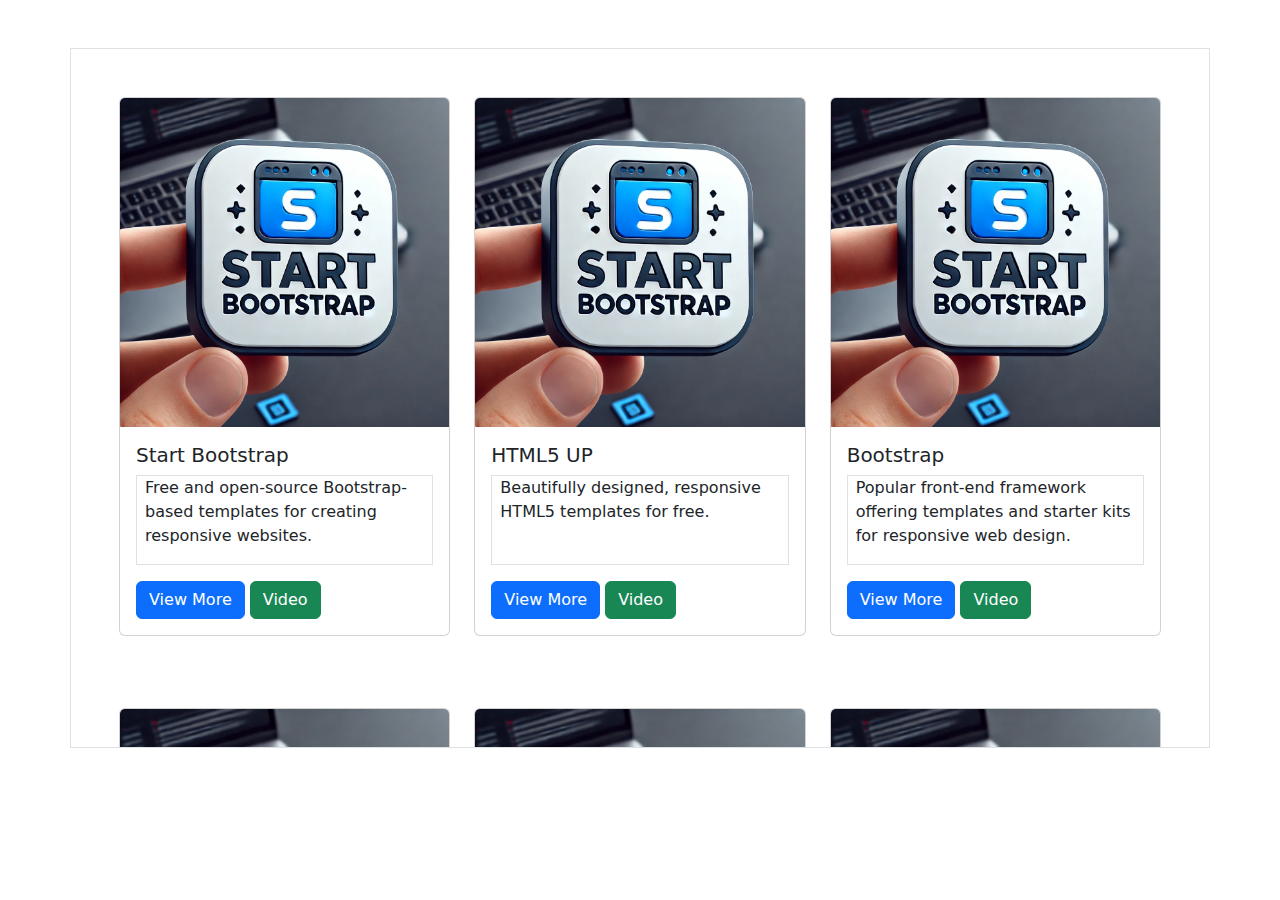
<file: design/index.html>
<!DOCTYPE html>
<html lang="en">
<head>
    <meta charset="UTF-8">
    <meta name="viewport" content="width=device-width, initial-scale=1.0">
    <title>Bootstrap Card</title>
    <!-- Bootstrap CSS -->
    <link href="https://cdn.jsdelivr.net/npm/bootstrap@5.3.0-alpha3/dist/css/bootstrap.min.css" rel="stylesheet">
</head>
<body>
    <div class="container mt-5 mb-5 border p-5" style="max-height: 700px; overflow-y: auto;">
        <div class="row">
            
                
        </div>
        <!-- <div class="card" style="width: 18rem;">
            <img src="https://via.placeholder.com/150" class="card-img-top" alt="Item Image">
            <div class="card-body">
                <h5 class="card-title">Item Name</h5>
                <p class="card-text">This is a brief description of the item, highlighting its features and qualities.</p>
                <a href="#" class="btn btn-primary">View More</a>
            </div>
        </div> -->
    </div>
    <script src="./script.js"></script>
    <!-- Bootstrap JS Bundle -->
    <script src="https://cdn.jsdelivr.net/npm/bootstrap@5.3.0-alpha3/dist/js/bootstrap.bundle.min.js"></script>
</body>
</html>
</file>
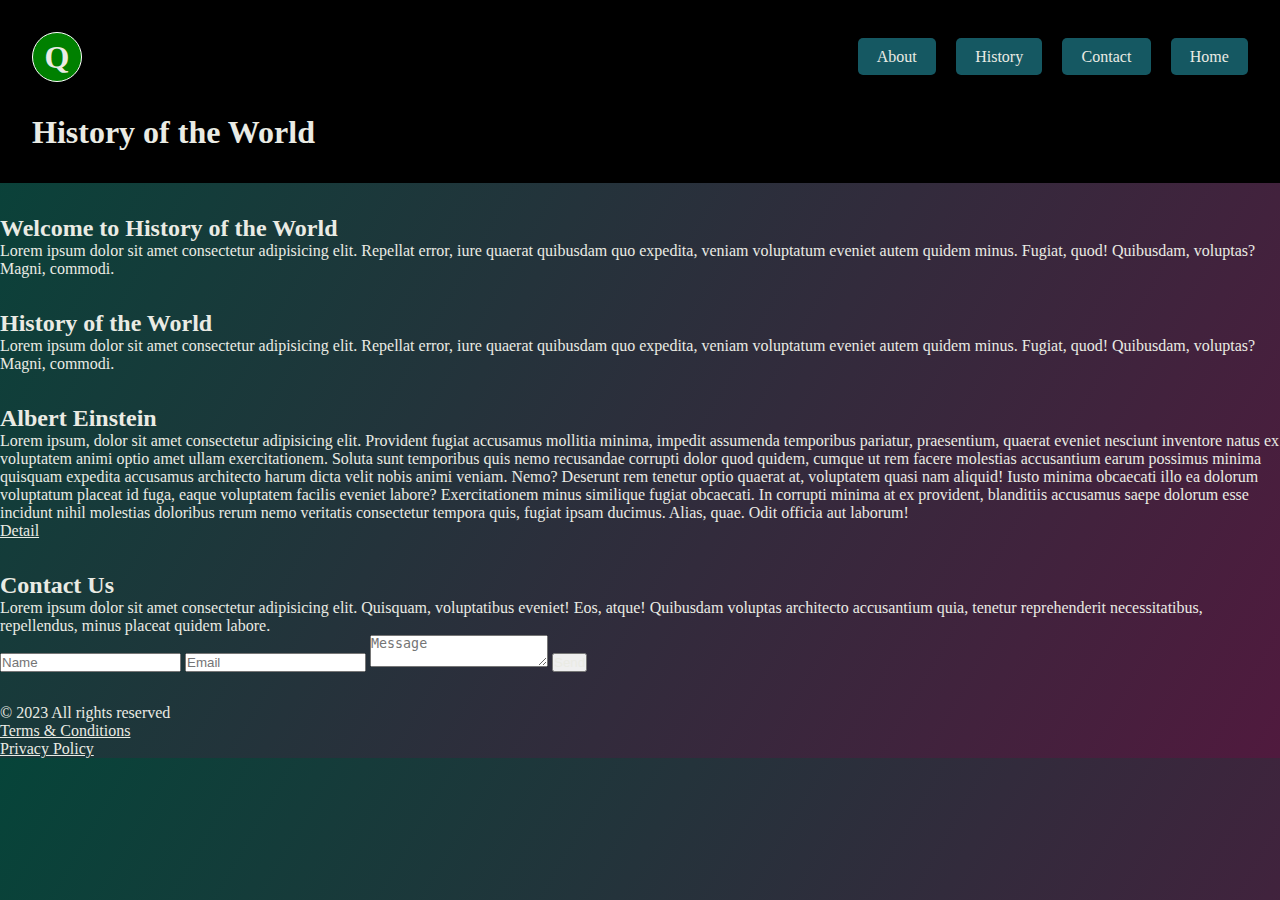
<file: history/index.html>
<!DOCTYPE html>
<html lang="en">

<head>
    <meta charset="UTF-8">
    <meta name="viewport" content="width=device-width, initial-scale=1.0">
    <link rel="stylesheet" href="style.css">
    <title>history</title>
</head>

<body>
    <header class="header">
        <nav class="navbar">
            <div class="logo"><h1>Q</h1></div>
            <ul class="nav-items">
                <li class="nav-item"><a href="#about" class="nav-link">About</a></li>
                <li class="nav-item"><a href="#history" class="nav-link">History</a></li>
                <li class="nav-item"><a href="#contact" class="nav-link">Contact</a></li>
                <li class="nav-item"><a href="#home" class="nav-link">Home</a></li>
            </ul>
        </nav>
        <h1>History of the World</h1>
    </header> 
    <section>
        <div id="home">
            <h2>Welcome to History of the World</h2>
            <p>Lorem ipsum dolor sit amet consectetur adipisicing elit. Repellat error, iure quaerat quibusdam quo
                expedita, veniam voluptatum eveniet autem quidem minus. Fugiat, quod! Quibusdam, voluptas? Magni,
                commodi.</p>
            <div class="imgs">
                <!-- <img src="./img/Garuda Eagle.jpg" alt="">
                <img src="./img/Garuda Eagle.jpg" alt="">
                <img src="./img/Garuda Eagle.jpg" alt="">
                <img src="./img/Garuda Eagle.jpg" alt=""> -->
            </div>
        </div>
    </section>
    <section>
        <div id="about">
            <h2>History of the World</h2>
            <p>Lorem ipsum dolor sit amet consectetur adipisicing elit. Repellat error, iure quaerat quibusdam quo
                expedita, veniam voluptatum eveniet autem quidem minus. Fugiat, quod! Quibusdam, voluptas? Magni,
                commodi.</p>
            <div class="imgs">
                <!-- <img src="./img/Garuda Eagle.jpg" alt="">
                <img src="./img/Garuda Eagle.jpg" alt="">
                <img src="./img/Garuda Eagle.jpg" alt="">
                <img src="./img/Garuda Eagle.jpg" alt=""> -->
            </div>
        </div>
    </section>
    <section id="history">
        <div class="container">
            <h2>Albert Einstein</h2>
            <div class="left">
                <p>Lorem ipsum, dolor sit amet consectetur adipisicing elit. Provident fugiat accusamus mollitia minima,
                    impedit assumenda temporibus pariatur, praesentium, quaerat eveniet nesciunt inventore natus ex
                    voluptatem animi optio amet ullam exercitationem.
                    Soluta sunt temporibus quis nemo recusandae corrupti dolor quod quidem, cumque ut rem facere
                    molestias accusantium earum possimus minima quisquam expedita accusamus architecto harum dicta velit
                    nobis animi veniam. Nemo?
                    Deserunt rem tenetur optio quaerat at, voluptatem quasi nam aliquid! Iusto minima obcaecati illo ea
                    dolorum voluptatum placeat id fuga, eaque voluptatem facilis eveniet labore? Exercitationem minus
                    similique fugiat obcaecati.
                    In corrupti minima at ex provident, blanditiis accusamus saepe dolorum esse incidunt nihil molestias
                    doloribus rerum nemo veritatis consectetur tempora quis, fugiat ipsam ducimus. Alias, quae. Odit
                    officia aut laborum!</p>
                <div class="right">
                    <a href="#">Detail</a>
                </div>
            </div>
        </div>
    </section>
    <section>
        <div id="contact">
            <h2>Contact Us</h2>
            <p>Lorem ipsum dolor sit amet consectetur adipisicing elit. Quisquam, voluptatibus eveniet! Eos, atque!
                Quibusdam voluptas architecto accusantium quia, tenetur reprehenderit necessitatibus, repellendus, minus
                placeat quidem labore.</p>
            <form>
                <input type="text" placeholder="Name">
                <input type="email" placeholder="Email">
                <textarea placeholder="Message"></textarea>
                <button type="submit">Send</button>
            </form>
        </div>
    </section>
    <footer .footer>
        <p>&copy; 2023 All rights reserved</p>
        <nav>
            <ul>
                <li><a href="#">Terms & Conditions</a></li>
                <li><a href="#">Privacy Policy</a></li>
            </ul>
        </nav>
        <div class="social-media">
            <!-- <a href="#"><img src="./img/facebook.png" alt=""></a>
            <a href="#"><img src="./img/twitter.png" alt=""></a>
            <a href="#"><img src="./img/instagram.png" alt=""></a> -->
        </div>
    </footer>
</body>

</html>
</file>
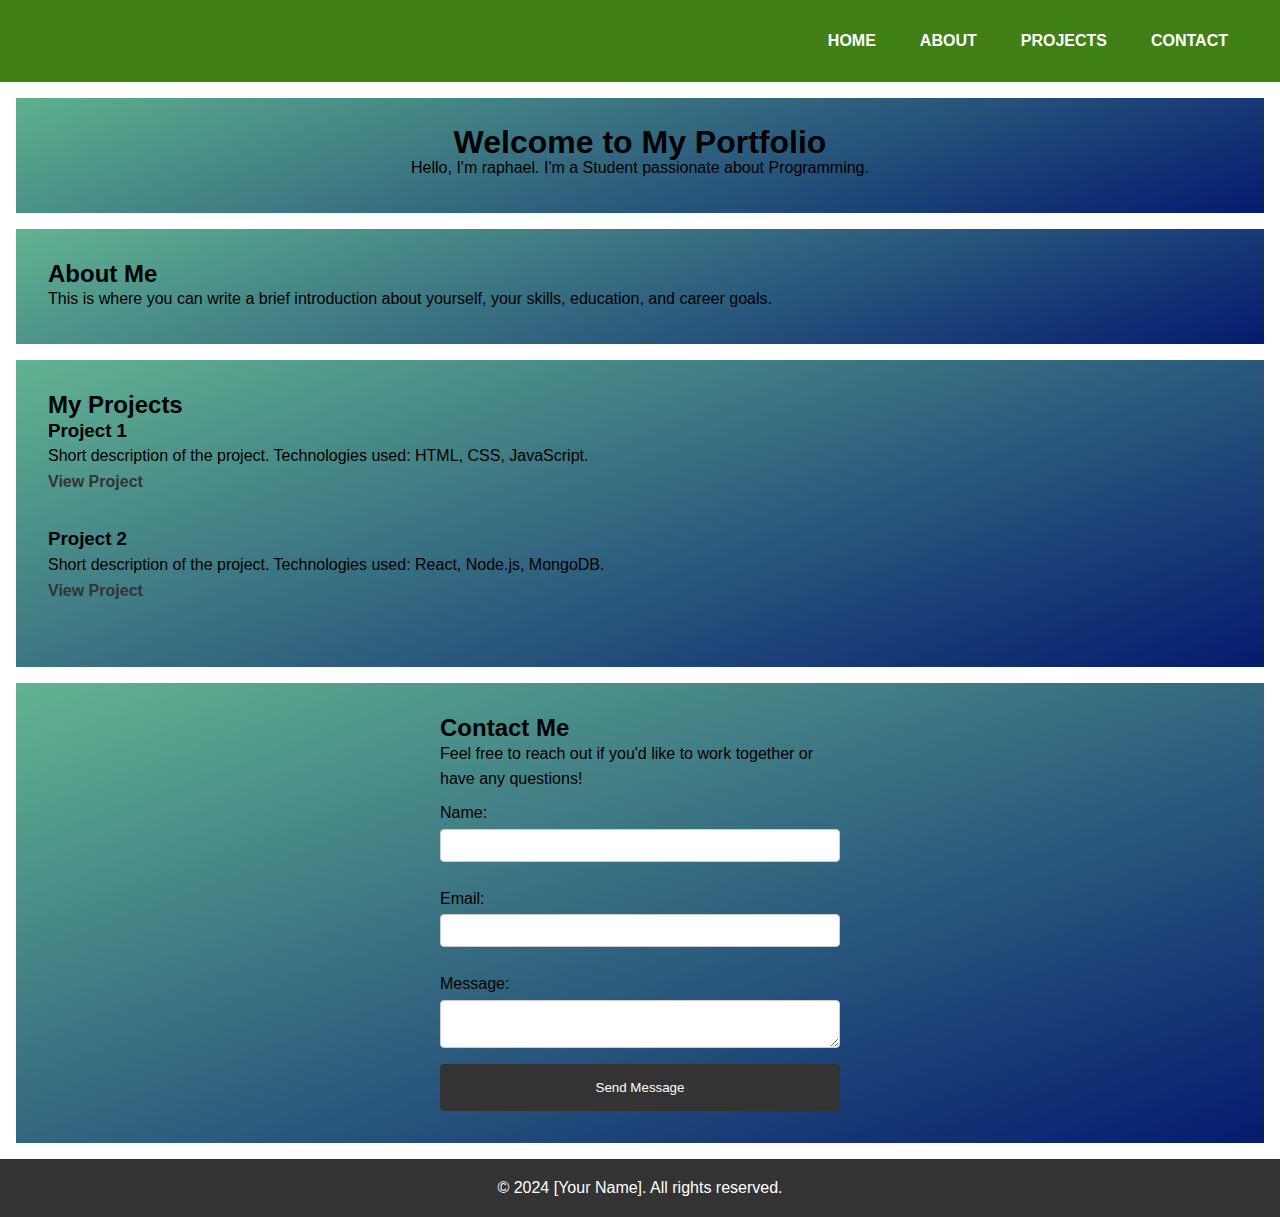
<file: portfolio/index.html>
<!DOCTYPE html>
<html lang="en">
<head>
    <meta charset="UTF-8">
    <meta name="viewport" content="width=device-width, initial-scale=1.0">
    <meta http-equiv="X-UA-Compatible" content="ie=edge">
    <title>Raphael- Portfolio</title>
    <link rel="stylesheet" href="style.css">
</head>
<body>
    <header>
        <div class="navbar">
            <a href="#home">Home</a>
            <a href="#about">About</a>
            <a href="#projects">Projects</a>
            <a href="#contact">Contact</a>
        </div>
    </header>

    <section id="home">
        <div class="home-container">
            <h1>Welcome to My Portfolio</h1>
            <p>Hello, I'm raphael. I'm a Student passionate about Programming.</p>
        </div>
    </section>

    <section id="about">
        <div class="about-container">
            <h2>About Me</h2>
            <p>This is where you can write a brief introduction about yourself, your skills, education, and career goals.</p>
        </div>
    </section>

    <section id="projects">
        <div class="projects-container">
            <h2>My Projects</h2>
            <div class="project">
                <h3>Project 1</h3>
                <p>Short description of the project. Technologies used: HTML, CSS, JavaScript.</p>
                <a href="link-to-project">View Project</a>
            </div>
            <div class="project">
                <h3>Project 2</h3>
                <p>Short description of the project. Technologies used: React, Node.js, MongoDB.</p>
                <a href="link-to-project">View Project</a>
            </div>
            <!-- Add more projects as needed -->
        </div>
    </section>

    <section id="contact">
        <div class="contact-container" style="width: 400px;">
            <h2>Contact Me</h2>
            <p>Feel free to reach out if you'd like to work together or have any questions!</p>
            <form action="#" method="post">
                <label for="name">Name:</label>
                <input type="text" id="name" name="name" required>

                <label for="email">Email:</label>
                <input type="email" id="email" name="email" required>

                <label for="message">Message:</label>
                <textarea id="message" name="message" required></textarea>

                <button type="submit">Send Message</button>
            </form>
        </div>
    </section>

    <footer>
        <p>&copy; 2024 [Your Name]. All rights reserved.</p>
    </footer>
</body>
</html>
</file>
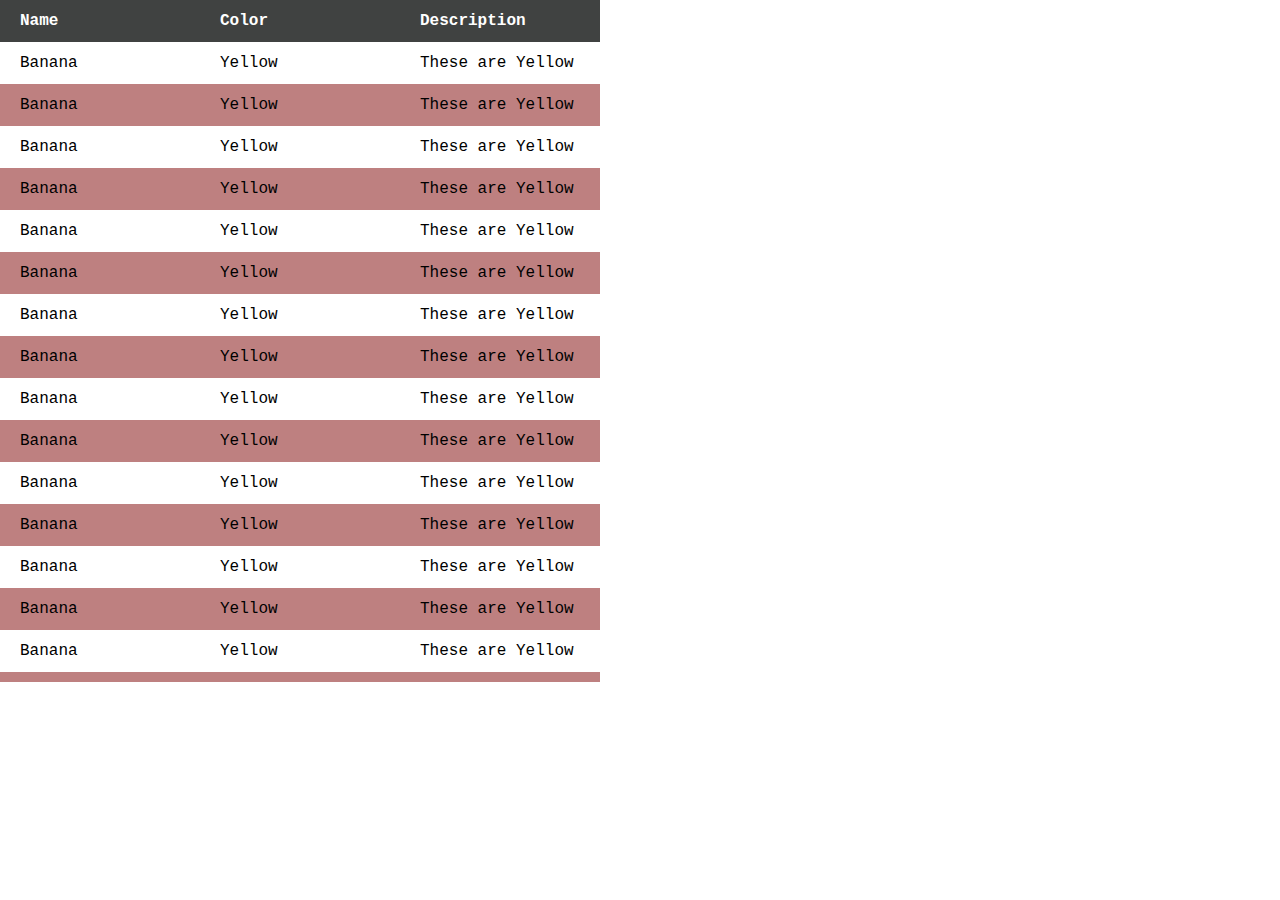
<file: tableau/index.html>
<!DOCTYPE html>
<html lang="en">
<head>
    <meta charset="UTF-8">
    <meta name="viewport" content="width=device-width, initial-scale=1.0">
    <link rel="stylesheet" href="style.css">
    <title>tableau</title>
</head>
<body>
    <div class="tableau">
        <table class="fixed_header">
            <thead>
                <tr>
                    <th>Name</th>
                    <th>Color</th>
                    <th>Description</th>
                </tr>
            </thead>
            <tbody>
                <tr>
                    <td>Banana</td>
                    <td>Yellow</td>
                    <td>These are Yellow</td>
                </tr>
                <tr>
                    <td>Banana</td>
                    <td>Yellow</td>
                    <td>These are Yellow</td>
                </tr>
                <tr>
                    <td>Banana</td>
                    <td>Yellow</td>
                    <td>These are Yellow</td>
                </tr>
                <tr>
                    <td>Banana</td>
                    <td>Yellow</td>
                    <td>These are Yellow</td>
                </tr>
                <tr>
                    <td>Banana</td>
                    <td>Yellow</td>
                    <td>These are Yellow</td>
                </tr>
                <tr>
                    <td>Banana</td>
                    <td>Yellow</td>
                    <td>These are Yellow</td>
                </tr>
                <tr>
                    <td>Banana</td>
                    <td>Yellow</td>
                    <td>These are Yellow</td>
                </tr>
                <tr>
                    <td>Banana</td>
                    <td>Yellow</td>
                    <td>These are Yellow</td>
                </tr>
                <tr>
                    <td>Banana</td>
                    <td>Yellow</td>
                    <td>These are Yellow</td>
                </tr>
                <tr>
                    <td>Banana</td>
                    <td>Yellow</td>
                    <td>These are Yellow</td>
                </tr>
                <tr>
                    <td>Banana</td>
                    <td>Yellow</td>
                    <td>These are Yellow</td>
                </tr>
                <tr>
                    <td>Banana</td>
                    <td>Yellow</td>
                    <td>These are Yellow</td>
                </tr>
                <tr>
                    <td>Banana</td>
                    <td>Yellow</td>
                    <td>These are Yellow</td>
                </tr>
                <tr>
                    <td>Banana</td>
                    <td>Yellow</td>
                    <td>These are Yellow</td>
                </tr>
                <tr>
                    <td>Banana</td>
                    <td>Yellow</td>
                    <td>These are Yellow</td>
                </tr>
                <tr>
                    <td>Banana</td>
                    <td>Yellow</td>
                    <td>These are Yellow</td>
                </tr>
                <tr>
                    <td>Banana</td>
                    <td>Yellow</td>
                    <td>These are Yellow</td>
                </tr>
                <tr>
                    <td>Banana</td>
                    <td>Yellow</td>
                    <td>These are Yellow</td>
                </tr>
                <tr>
                    <td>Banana</td>
                    <td>Yellow</td>
                    <td>These are Yellow</td>
                </tr>
                <tr>
                    <td>Banana</td>
                    <td>Yellow</td>
                    <td>These are Yellow</td>
                </tr>
                <tr>
                    <td>Banana</td>
                    <td>Yellow</td>
                    <td>These are Yellow</td>
                </tr>
                <tr>
                    <td>Banana</td>
                    <td>Yellow</td>
                    <td>These are Yellow</td>
                </tr>
                <tr>
                    <td>Banana</td>
                    <td>Yellow</td>
                    <td>These are Yellow</td>
                </tr>
                
                <tr>
                    <td>Banana</td>
                    <td>Yellow</td>
                    <td>These are Yellow</td>
                </tr>
                <tr>
                    <td>Banana</td>
                    <td>Yellow</td>
                    <td>These are Yellow</td>
                </tr>
                <tr>
                    <td>Banana</td>
                    <td>Yellow</td>
                    <td>These are Yellow</td>
                </tr>
                <tr>
                    <td>Banana</td>
                    <td>Yellow</td>
                    <td>These are Yellow</td>
                </tr>
                <tr>
                    <td>Banana</td>
                    <td>Yellow</td>
                    <td>These are Yellow</td>
                </tr>
            </tbody>
        </table>
    </div>
</body>
</html>
</file>
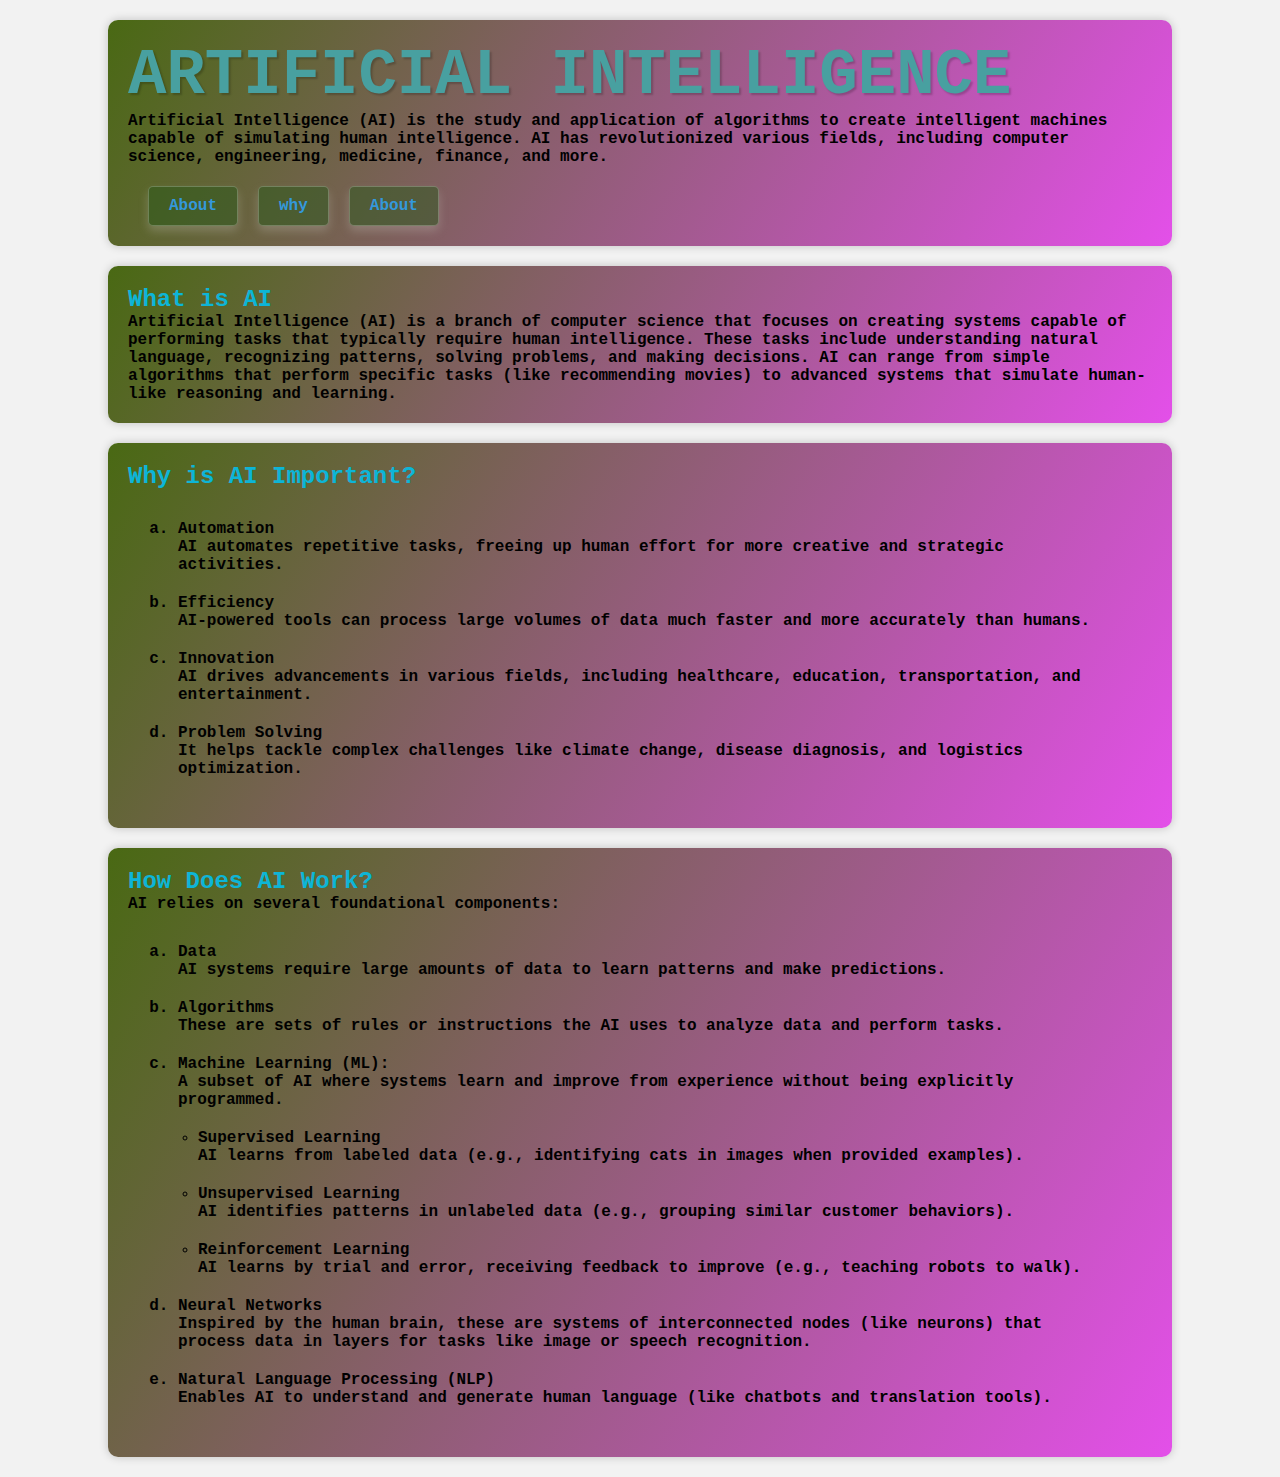
<file: nowledgeIA.html>
<!DOCTYPE html>
<html lang="en">
<head>
    <meta charset="UTF-8">
    <meta name="viewport" content="width=device-width, initial-scale=1.0">
    <title>Artificial Intelligence</title>
    <style>
        *{
            margin: 0;
            padding: 0;
            box-sizing: border-box;
            font-family:'Courier New', Courier, monospace;
            font-weight: bold;
            /* text-align: center; */
        }
        body{
            display: flex;
            flex-direction: column;
            align-items: center;
            justify-content: center;
            /* height: 100vh; */
            background-color: #f2f2f2;
        }
        #them{
            color: rgb(72, 160, 160);
            text-transform: uppercase;
            font-size: 4rem;
            text-shadow: 2px 2px 2px rgba(0, 0, 0, 0.2);
            overflow-wrap: break-word;
        }
        
        .container{
            width: 80vw;
            box-sizing: content-box;
            padding: 20px;
            background: linear-gradient(120deg, rgb(73, 105, 19), rgba(221, 9, 229, 0.699));
            border-radius: 10px;
            box-shadow: 0px 0px 10px rgba(0, 0, 0, 0.2);
            
            margin-bottom: 20px;
        }
        .title{
            color: rgb(13, 181, 215);
        }
        ol{
            list-style-type:lower-alpha;
            padding: 0;
            margin: 0;
            /* border: 1px solid red; */
            /* border-radius: 30px; */
            /* background: gray; */
            margin: 30px;
        }
        li{
            margin: 20px;
        }
        .links{
            display: flex;
            /* justify-content: space-around; */
            flex-direction: row;
            margin-top: 20px;
        }
        .links a{
            color: #3498db;
            text-decoration: none;
            border: 1px solid black;
            border-radius: 5px;
            padding: 10px 20px;
            transition: 0.1s ease;
        }
        @media(min-width: 768px){
            .links a{
                margin-left: 20px;
            }
            .links a:hover{
                box-shadow: 0 0 10px 0 rgba(0, 0, 0, 0.3);
                transform: scale(1.05);
            }
            .links a{
                background: rgba(34, 85, 23, 0.454);
                border:1px solid #f2f2f240;
                box-shadow: 0px 5px  10px rgba(197, 192, 187, 0.3);
            }
        }
        @media(max-width: 768px) {
            #them{
                font-size: 1.6rem;
                /* color: rgb(23, 192, 54); */
            }
            .links{
                display: flex;
                justify-content: space-around;
            }
            .links a{
                background: rgba(179, 152, 113, 0.454);
                border: #f2f2f2;
                box-shadow: 5px 5px 10px rgba(10, 15, 20, 0.3);
            }
        }
    </style>
</head>
<body>
    <div class="container" style="margin-top: 20px;">
        <h1 id="them">Artificial Intelligence</h1>
        <p>Artificial Intelligence (AI) is the study and application of algorithms to create intelligent machines capable of simulating human intelligence. AI has revolutionized various fields, including computer science, engineering, medicine, finance, and more.</p>
        <div class="links">
            <a href="#what">About</a>
            <a href="#why">why</a>
            <a href="#how">About</a>
        </div>
    </div>

    <div class="container">
        <h2 class="title" id="what" >What is AI </h2>
        <p>
            Artificial Intelligence (AI) is a branch of computer 
            science that focuses on creating systems capable of 
            performing tasks that typically require human 
            intelligence. These tasks include understanding natural 
            language, recognizing patterns, solving problems, 
            and making decisions. AI can range from simple algorithms that 
            perform specific tasks (like recommending movies) to advanced 
            systems that simulate human-like reasoning and learning.
        </p>
    </div>
    <div class="container">
        <h2 class="title" id="why" >Why is AI Important? </h2>
        <div class="list">
            <ol>
                <li>Automation
                    <p> AI automates repetitive tasks, freeing up human effort for more creative and strategic activities.</p>
                </li>
                <li>Efficiency
                    <p>AI-powered tools can process large volumes of data much faster and more accurately than humans.</p>
                </li>
                <li>Innovation
                    <p>AI drives advancements in various fields, including healthcare, education, transportation, and entertainment.</p>
                </li>
                <li>Problem Solving
                    <p> It helps tackle complex challenges like climate change, disease diagnosis, and logistics optimization.</p>
                </li>
            </ol>
        </div>
    </div>
    <div class="container">
        <h2 class="title" id="how">How Does AI Work? </h2>
        <p>AI relies on several foundational components:</p>
        <div class="list">
            <ol>
                <li>Data
                    <p>AI systems require large amounts of data to learn patterns and make predictions.</p>
                </li>
                <li>Algorithms
                    <p>These are sets of rules or instructions the AI uses to analyze data and perform tasks.</p>
                </li>
                <li>Machine Learning (ML):
                    <p> A subset of AI where systems learn and improve from experience without being explicitly programmed.</p>
                    <ul>
                        <li>Supervised Learning
                            <p>AI learns from labeled data (e.g., identifying cats in images when provided examples).</p>
                        </li>
                        <li>Unsupervised Learning
                            <p>AI identifies patterns in unlabeled data (e.g., grouping similar customer behaviors).</p>
                        </li>
                        <li>Reinforcement Learning
                            <p>AI learns by trial and error, receiving feedback to improve (e.g., teaching robots to walk).</p>
                        </li>
                    </ul>
                </li>
                <li>Neural Networks
                    <p> Inspired by the human brain, these are systems of interconnected nodes (like neurons) that process data in layers for tasks like image or speech recognition.</p>
                </li>
                <li>Natural Language Processing (NLP)
                    <p> Enables AI to understand and generate human language (like chatbots and translation tools).</p>
                </li>
            </ol>
        </div>
    </div>
    
</body>
</html>
</file>
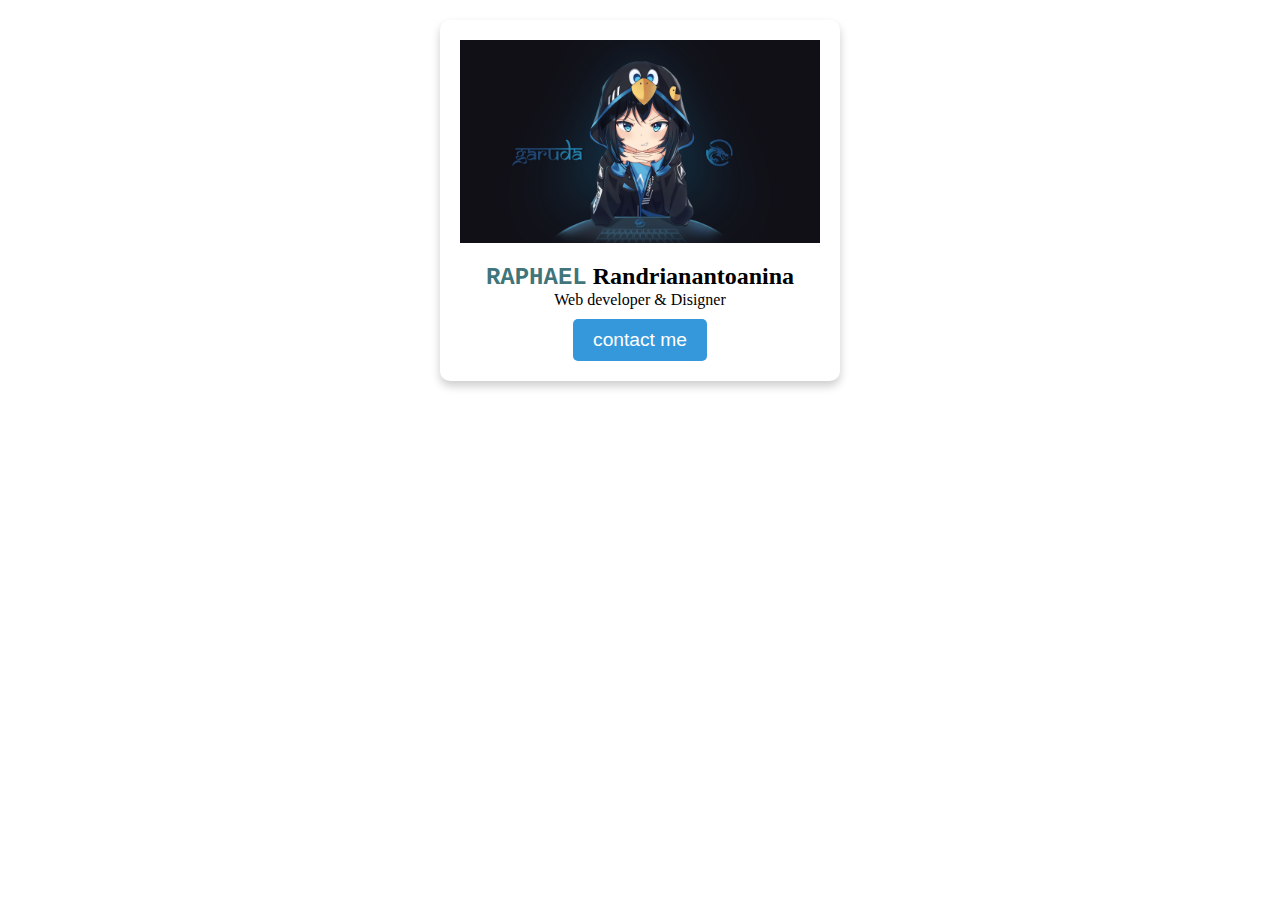
<file: profil.html>
<!DOCTYPE html>
<html lang="en">
<head>
    <meta charset="UTF-8">
    <meta name="viewport" content="width=device-width, initial-scale=1.0">
    <title>profil</title>
    <style>
        * {
            box-sizing: border-box;
            margin: 0;
            padding: 0;
        }

        .profil-card {
            display: flex;
            flex-direction: column;
            align-items: center;
            width: 400px;
            margin: 20px auto;
            border-radius: 10px;
            box-shadow: 0 5px 10px rgba(0, 0, 0, 0.2);
            background-color: #fff;
            padding: 20px;
        }
        img {
            width: 100%;
            margin-bottom: 20px;
        }
        button{
            background-color: #3498db;
            color: #fff;
            padding: 10px 20px;
            border: none;
            border-radius: 5px;
            cursor: pointer;
            margin-top: 10px;
            font-size: 1.2rem;
            transition: ease 0.2s;
            /* box-shadow: 0px 10px 10px rgba(13, 8, 8, 0.1); */
        }
        button:hover{
            /* background-color: #85eae5; */
            box-shadow: 0px 10px 10px rgba(0, 0, 0, 0.1);
            transform: scale(1.09);
        }
        .first-name{
            font-family: 'Courier New', Courier, monospace;
            font-weight: bold;
            text-transform: uppercase;
            color: #2d676ee7;
        }
    </style>
</head>
<body>
    <div class="profil-card">
        <img src="./Animated.png" alt="profil">
        <h2> <span class="first-name">Raphael</span>  Randrianantoanina</h2>
        <p>Web developer & Disigner</p>
        <button>contact me</button>

    </div>
</body>
</html>
</file>
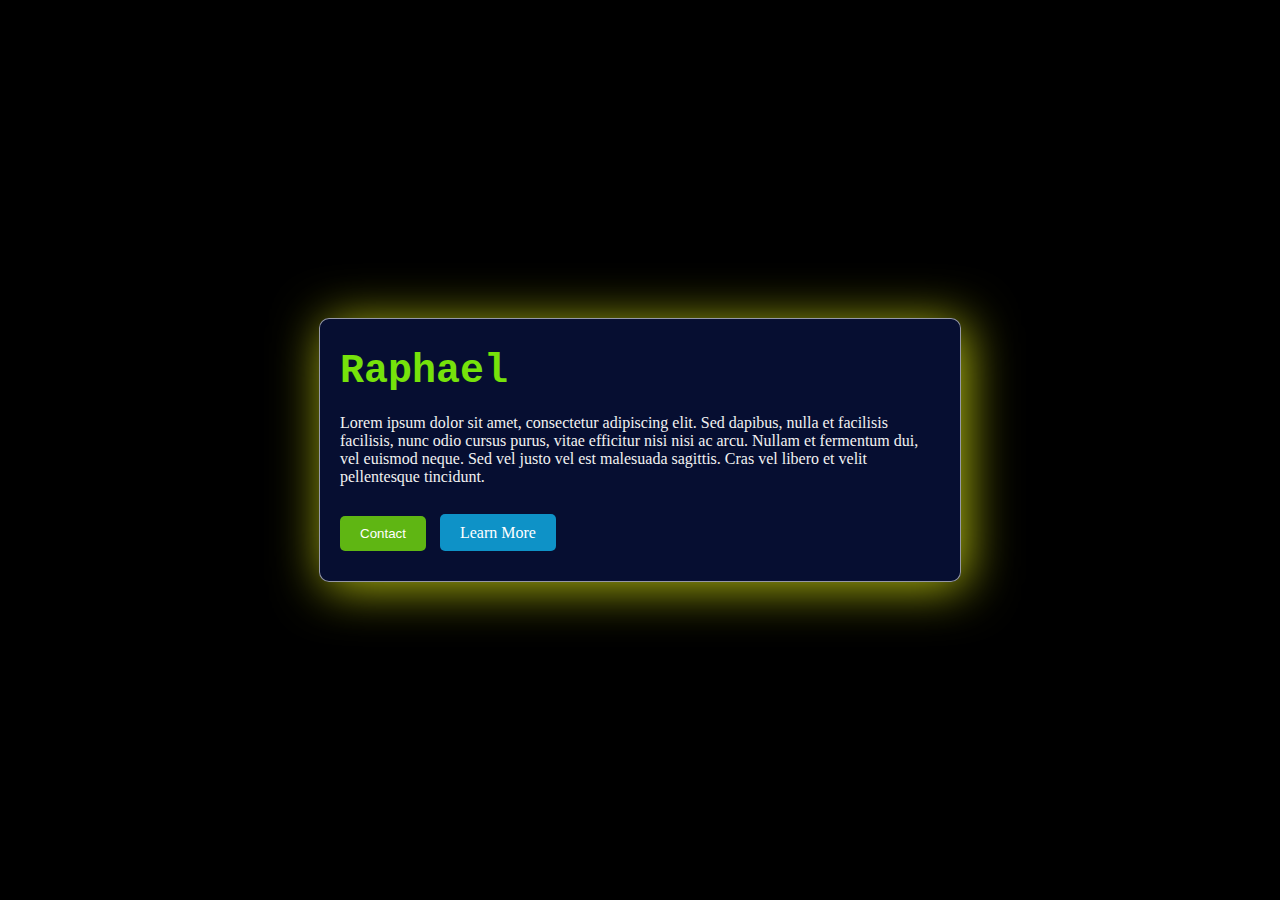
<file: raphael.html>
<!DOCTYPE html>
<html lang="en">
<head>
    <meta charset="UTF-8">
    <meta name="viewport" content="width=device-width, initial-scale=1.0">
    <title>raphael</title>
    <style>
        *{
            padding: 0;
            margin: 0;
            box-sizing: 0;
        }
        body{
            display: flex;
            flex-direction: column;
            align-items: center;
            justify-content: center;
            height: 100vh;
            background-color: #f2f2f2;
            background: black;
        }
        .container{
            color: #f2f2f2;
            background: rgba(12, 30, 101, 0.483);
            width: 600px;
            padding: 30px 20px;
            box-shadow: 5px 5px 50px rgba(201, 211, 17, 0.895);
            border-radius: 10px;
            border: 1px solid rgba(255, 255, 255, 0.578);
        }
        .container h1{
            font-family: 'Courier New', Courier, monospace;
            font-size: 2.5rem;
            margin-bottom: 20px;
            color: rgb(118, 226, 11);
        }
        .container p{
            text-align: left;
            margin-bottom: 30px;
        }
        .container button,.container a{
            background-color: rgba(118, 226, 11, 0.796);
            color: white;
            padding: 10px 20px;
            border: none;
            border-radius: 5px;
            cursor: pointer;
            transition: background-color 0.5s ease-in-out;
        }
        .container a{
            text-decoration: none;
            margin-left: 10px;
            background: rgb(14, 146, 199);
        }
        .container button:hover{
            background-color: rgb(15, 73, 145);
            transform: scale(1.01);
        }
        @media (max-width: 360px){
            .container{
                display: flex;
                flex-direction: column;
                align-items: center;
                width: 200px;
            }
            .container button{
                margin-bottom: 5px;
            }
        }
    </style>
</head>
<body>
    <div class="container">
        <h1>Raphael</h1>
        <p>Lorem ipsum dolor sit amet, consectetur adipiscing elit. Sed dapibus, nulla et facilisis facilisis, nunc odio cursus purus, vitae efficitur nisi nisi ac arcu. Nullam et fermentum dui, vel euismod neque. Sed vel justo vel est malesuada sagittis. Cras vel libero et velit pellentesque tincidunt.</p>
        <button>Contact</button>
        <a href="#">Learn More</a>
    </div>
</body>
</html>
</file>
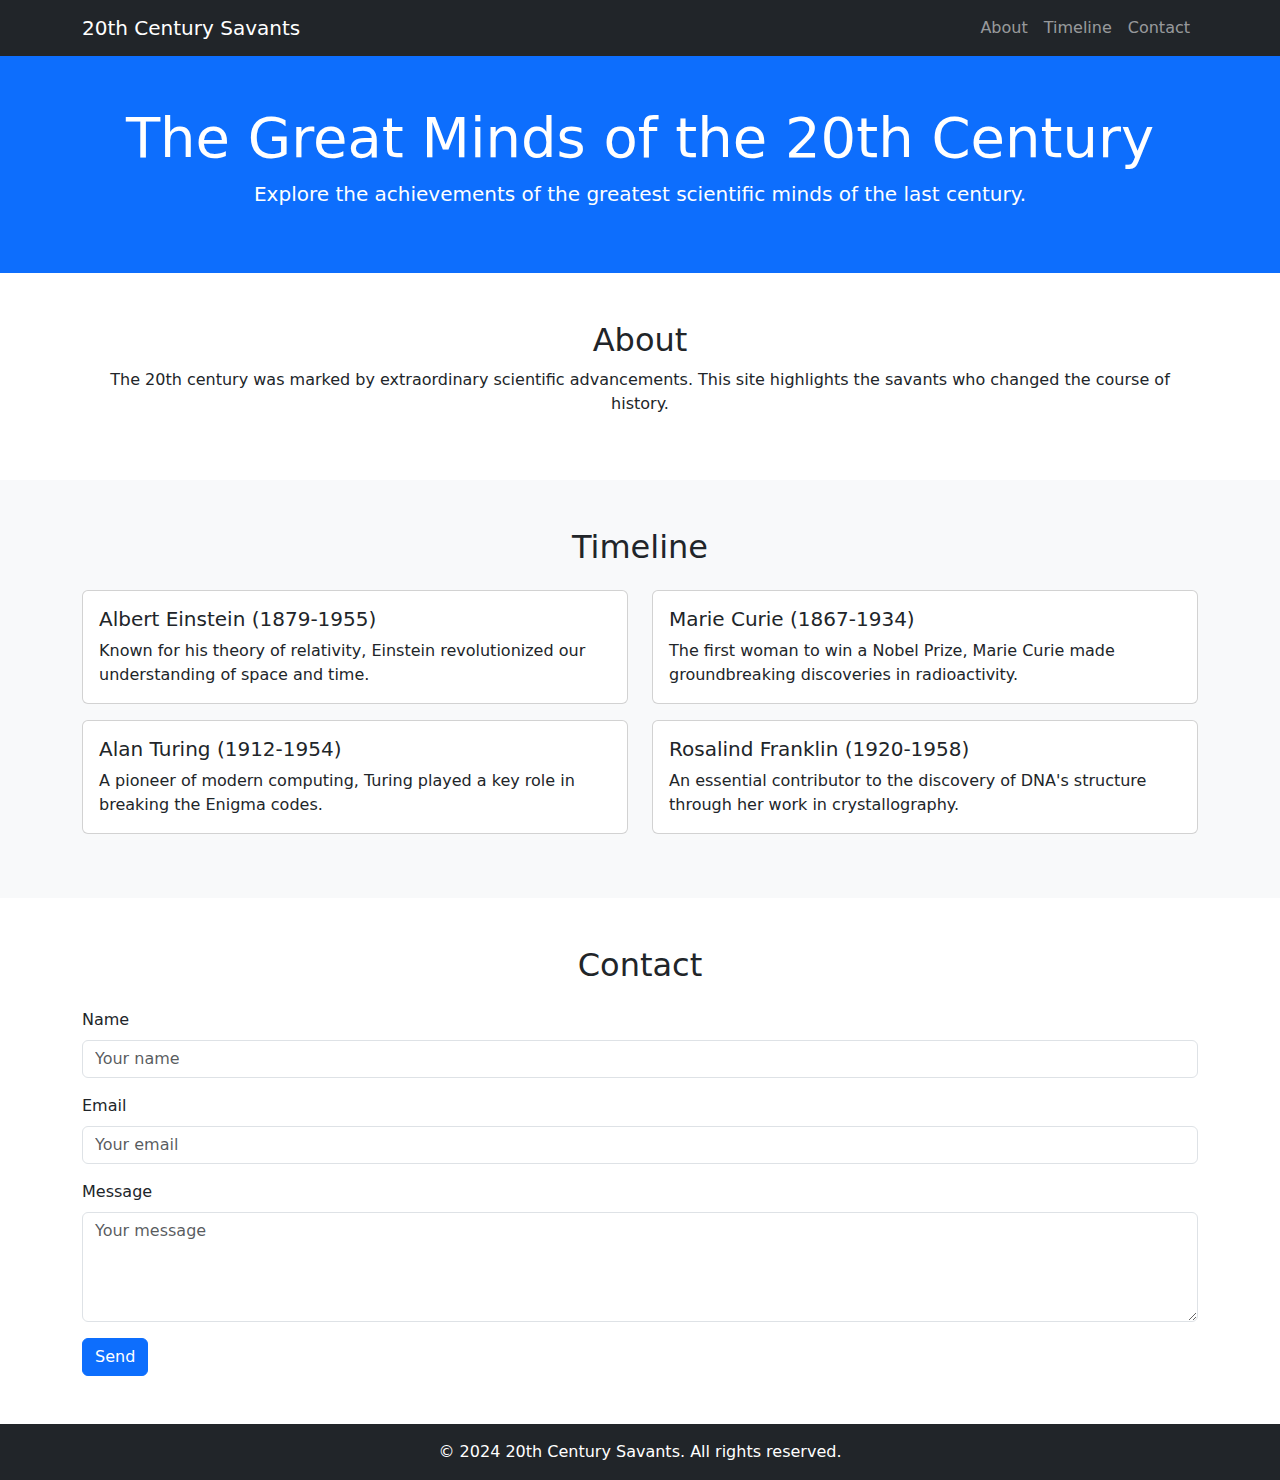
<file: savant.html>
<!DOCTYPE html>
<html lang="en">
<head>
    <meta charset="UTF-8">
    <meta name="viewport" content="width=device-width, initial-scale=1.0">
    <title>Savant in the 20th Century</title>
    <!-- Bootstrap CSS -->
    <link href="https://cdn.jsdelivr.net/npm/bootstrap@5.3.0/dist/css/bootstrap.min.css" rel="stylesheet">
</head>
<body>
    <!-- Navigation Bar -->
    <nav class="navbar navbar-expand-lg navbar-dark bg-dark">
        <div class="container">
            <a class="navbar-brand" href="#">20th Century Savants</a>
            <button class="navbar-toggler" type="button" data-bs-toggle="collapse" data-bs-target="#navbarNav">
                <span class="navbar-toggler-icon"></span>
            </button>
            <div class="collapse navbar-collapse" id="navbarNav">
                <ul class="navbar-nav ms-auto">
                    <li class="nav-item"><a class="nav-link" href="#about">About</a></li>
                    <li class="nav-item"><a class="nav-link" href="#timeline">Timeline</a></li>
                    <li class="nav-item"><a class="nav-link" href="#contact">Contact</a></li>
                </ul>
            </div>
        </div>
    </nav>

    <!-- Hero Section -->
    <header class="bg-primary text-white text-center py-5">
        <div class="container">
            <h1 class="display-4">The Great Minds of the 20th Century</h1>
            <p class="lead">Explore the achievements of the greatest scientific minds of the last century.</p>
        </div>
    </header>

    <!-- About Section -->
    <section id="about" class="py-5">
        <div class="container">
            <h2 class="text-center">About</h2>
            <p class="text-center">The 20th century was marked by extraordinary scientific advancements. This site highlights the savants who changed the course of history.</p>
        </div>
    </section>

    <!-- Timeline Section -->
    <section id="timeline" class="bg-light py-5">
        <div class="container">
            <h2 class="text-center">Timeline</h2>
            <div class="row mt-4">
                <div class="col-md-6">
                    <div class="card mb-3">
                        <div class="card-body">
                            <h5 class="card-title">Albert Einstein (1879-1955)</h5>
                            <p class="card-text">Known for his theory of relativity, Einstein revolutionized our understanding of space and time.</p>
                        </div>
                    </div>
                </div>
                <div class="col-md-6">
                    <div class="card mb-3">
                        <div class="card-body">
                            <h5 class="card-title">Marie Curie (1867-1934)</h5>
                            <p class="card-text">The first woman to win a Nobel Prize, Marie Curie made groundbreaking discoveries in radioactivity.</p>
                        </div>
                    </div>
                </div>
                <div class="col-md-6">
                    <div class="card mb-3">
                        <div class="card-body">
                            <h5 class="card-title">Alan Turing (1912-1954)</h5>
                            <p class="card-text">A pioneer of modern computing, Turing played a key role in breaking the Enigma codes.</p>
                        </div>
                    </div>
                </div>
                <div class="col-md-6">
                    <div class="card mb-3">
                        <div class="card-body">
                            <h5 class="card-title">Rosalind Franklin (1920-1958)</h5>
                            <p class="card-text">An essential contributor to the discovery of DNA's structure through her work in crystallography.</p>
                        </div>
                    </div>
                </div>
            </div>
        </div>
    </section>

    <!-- Contact Section -->
    <section id="contact" class="py-5">
        <div class="container">
            <h2 class="text-center">Contact</h2>
            <form class="mt-4">
                <div class="mb-3">
                    <label for="name" class="form-label">Name</label>
                    <input type="text" class="form-control" id="name" placeholder="Your name">
                </div>
                <div class="mb-3">
                    <label for="email" class="form-label">Email</label>
                    <input type="email" class="form-control" id="email" placeholder="Your email">
                </div>
                <div class="mb-3">
                    <label for="message" class="form-label">Message</label>
                    <textarea class="form-control" id="message" rows="4" placeholder="Your message"></textarea>
                </div>
                <button type="submit" class="btn btn-primary">Send</button>
            </form>
        </div>
    </section>

    <!-- Footer -->
    <footer class="bg-dark text-white text-center py-3">
        <p class="mb-0">&copy; 2024 20th Century Savants. All rights reserved.</p>
    </footer>

    <!-- Bootstrap JS -->
    <script src="https://cdn.jsdelivr.net/npm/bootstrap@5.3.0/dist/js/bootstrap.bundle.min.js"></script>
</body>
</html>
</file>
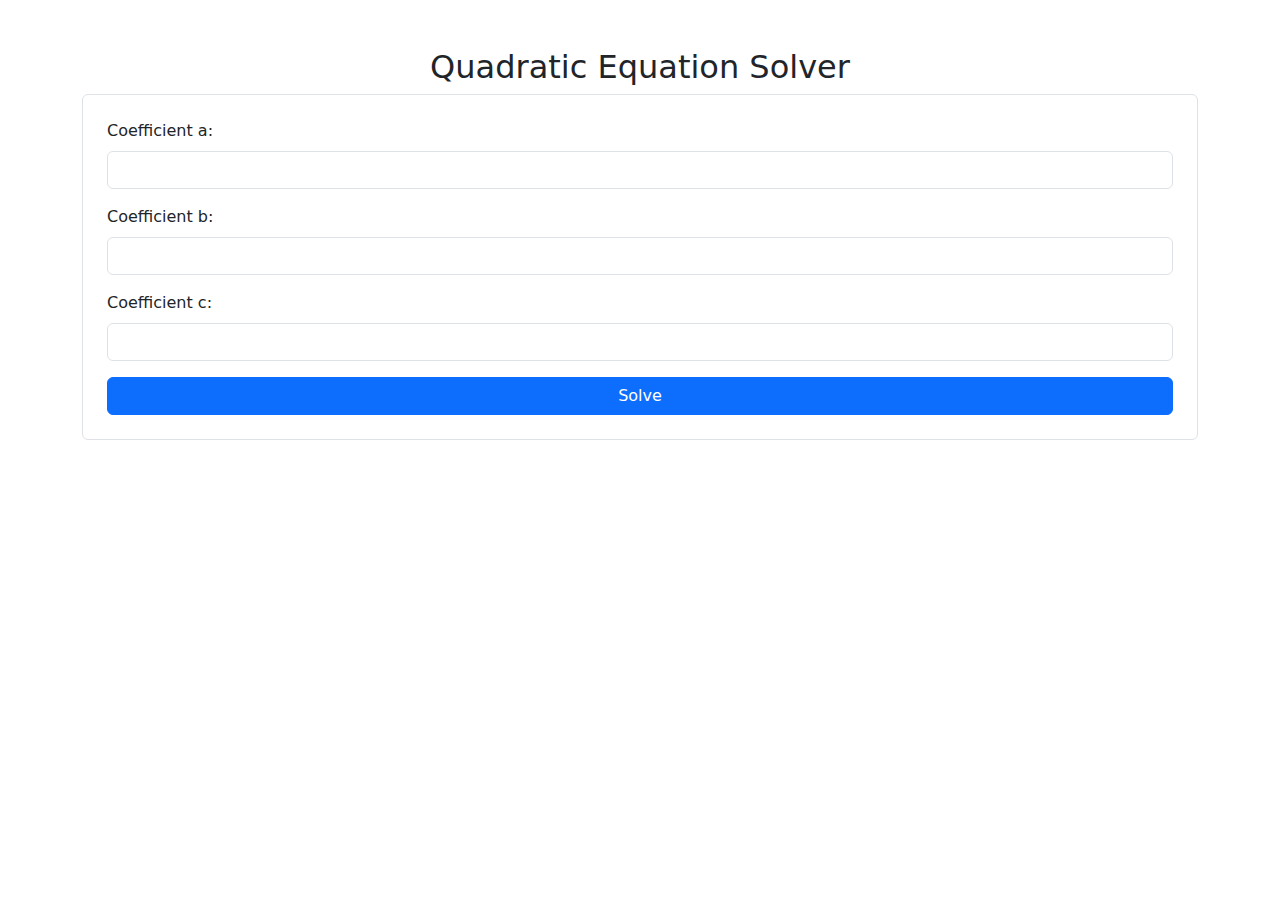
<file: secon_deg.html>
<!DOCTYPE html>
<html lang="en">
<head>
    <meta charset="UTF-8">
    <meta name="viewport" content="width=device-width, initial-scale=1.0">
    <title>Quadratic Equation Solver</title>
    <link href="https://cdn.jsdelivr.net/npm/bootstrap@5.3.0-alpha3/dist/css/bootstrap.min.css" rel="stylesheet">
</head>
<body>
<div class="container mt-5">
    <h2 class="text-center">Quadratic Equation Solver</h2>
    <form id="equationForm" class="p-4 border rounded">
        <div class="mb-3">
            <label for="a" class="form-label">Coefficient a:</label>
            <input type="number" class="form-control" id="a" required>
        </div>
        <div class="mb-3">
            <label for="b" class="form-label">Coefficient b:</label>
            <input type="number" class="form-control" id="b" required>
        </div>
        <div class="mb-3">
            <label for="c" class="form-label">Coefficient c:</label>
            <input type="number" class="form-control" id="c" required>
        </div>
        <button type="submit" class="btn btn-primary w-100">Solve</button>
    </form>

    <div id="result" class="alert alert-info mt-4 d-none"></div>
</div>

<script>
    class secDeg{
        constructor(a,b,c){
            this.a = a;
            this.b = b;
            this.c = c;
            
        }
        discriminant(){
            return Math.pow(this.b,2) - 4*this.a*this.c;
        }
        roots(){
            const d = this.discriminant();
            let root1 = 0;
            let root2 = 0;

            if(d > 0){
                root1 = (-this.b + Math.sqrt(d)) / (2*this.a);
                root2 = (-this.b - Math.sqrt(d)) / (2*this.a);
                return [root1,root2]
            }
            else if(d === 0){
                root1 = -this.b / (2*this.a);
                return [root1,root1]
            }
            else{
                return ["complex","complex"]
            }
        }
        displayRoot(){
            let [root1,root2] = this.roots();
            let result = '';
            if(root1 === root2){
                result = `The equation has equal roots: x = ${root1}`;
            }
            else if(root1 !== root2){
                result = `The equation has distinct roots: x₁ = ${root1}, x₂ = ${root2}`;
            }
            else{
                result = "The equation has complex roots.";
            }
            alert(result);
            

        }
    }



    // let a = document.getElementById("a").value,
    //     b = document.getElementById("b").value,
    //     c = document.getElementById("c").value;
    // let eq = new secDeg(a,b,c)

    const submit = document.getElementById('equationForm');
    submit.addEventListener('submit',(e)=>{
        e.preventDefault();
        let a = document.getElementById("a").value,
        b = document.getElementById("b").value,
        c = document.getElementById("c").value;
        let eq = new secDeg(a,b,c)
        eq.roots();
        eq.displayRoot();
    })
</script>
</body>
</html>
</file>
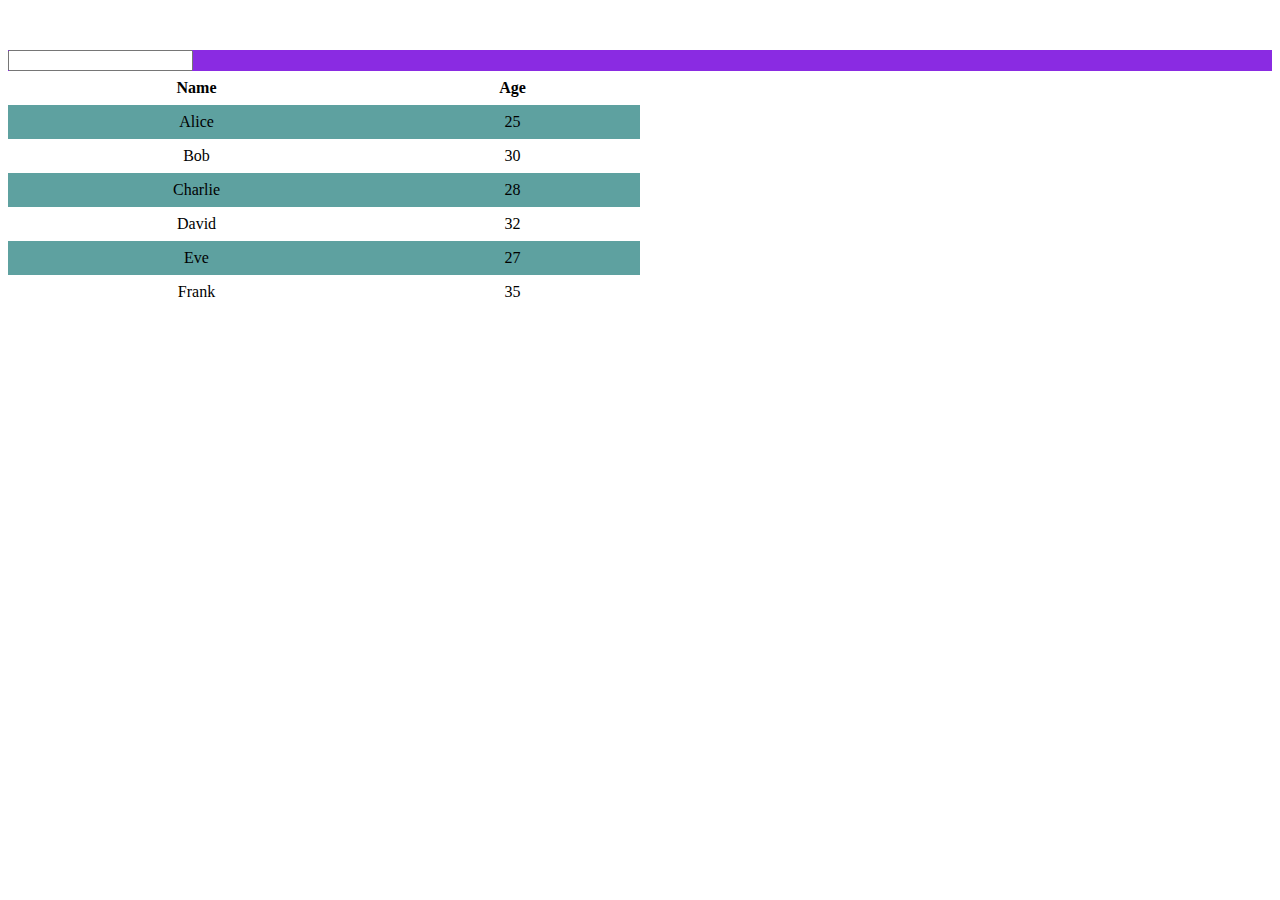
<file: table.html>
<!DOCTYPE html>
<html lang="en">
<head>
    <meta charset="UTF-8">
    <meta name="viewport" content="width=device-width, initial-scale=1.0">
    <title>Table Border Example</title>
    <style>
        table {
            width: 50%;
            border-collapse: collapse; /* Merge borders */
        }
        th, td {
            /* border: 1px solid black; Cell borders */
            padding: 8px;
            text-align: left;
            text-align: center;
        }
        tr:nth-child(even){
            background-color: #5ea1a0; /* Light grey background */
        }
        .control{
            margin-top: 50px;
            background: blueviolet;
        }
    </style>
</head>
<body>
    <div class="container">
        
    </div>
    <div class="control">
        <input type="text" name="" id="">
    </div>
    <table>
        <tr>
            <th>Name</th>
            <th>Age</th>
        </tr>
        <tr>
            <td>Alice</td>
            <td>25</td>
        </tr>
        <tr>
            <td>Bob</td>
            <td>30</td>
        </tr>
        <tr>
            <td>Charlie</td>
            <td>28</td>
        </tr>
        <tr>
            <td>David</td>
            <td>32</td>
        </tr>
        <tr>
            <td>Eve</td>
            <td>27</td>
        </tr>
        <tr>
            <td>Frank</td>
            <td>35</td>
        </tr>
    </table>
</body>
</html>
</file>
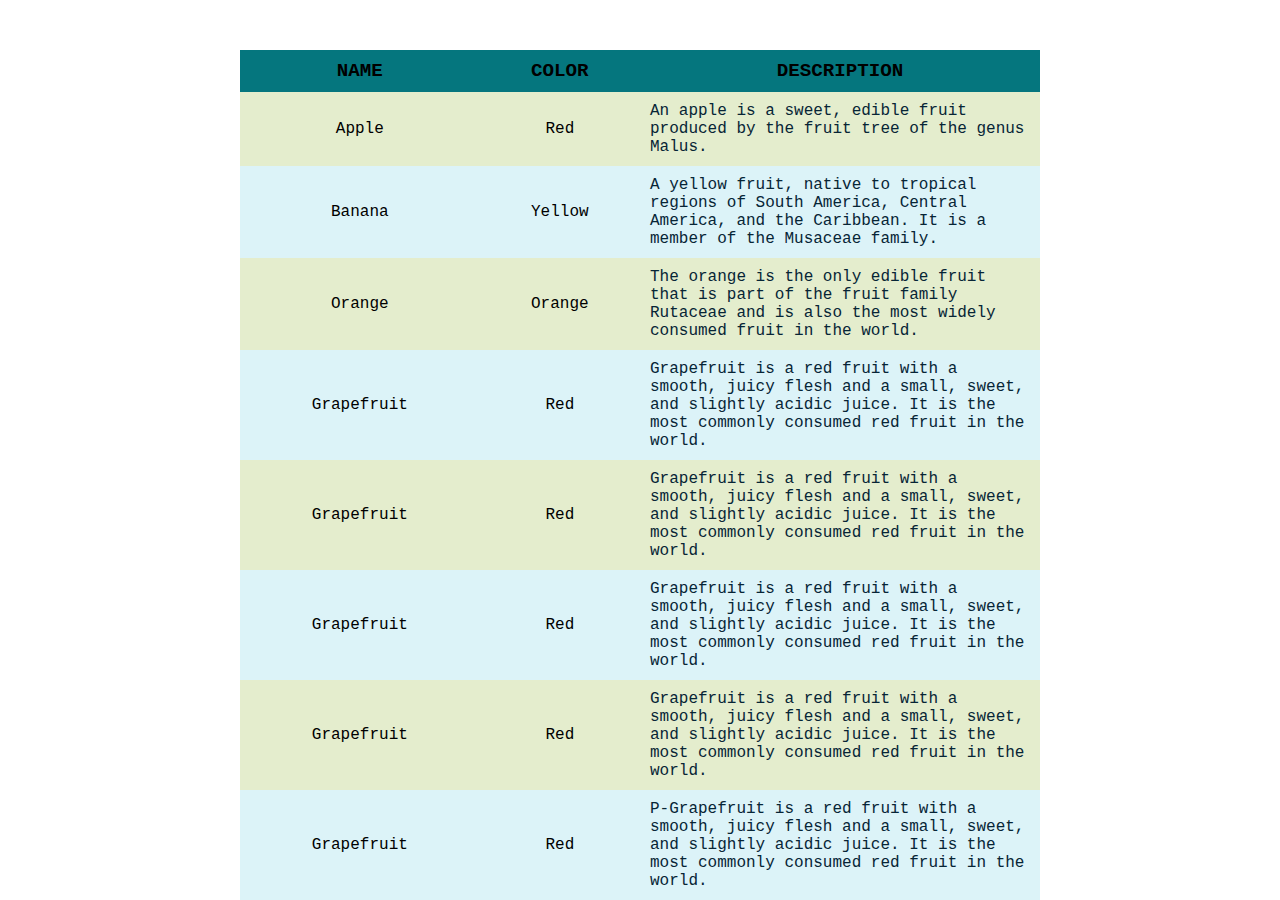
<file: table2.html>
<!DOCTYPE html>
<html lang="en">
<head>
    <meta charset="UTF-8">
    <meta name="viewport" content="width=device-width, initial-scale=1.0">
    <title>table</title>

    <style>
        * {
            box-sizing: border-box;
            margin: 0;
            padding: 0;
        }

        .container {
            font-family: 'Courier New', Courier, monospace;
            max-width: 800px;
            margin: 0 auto;
        }

        table {
            /* display: contents; */
            width: 100%;
            border-collapse: collapse;
            margin-top: 50px;
        }
        tbody{
            height: 400px;
        }

        th, td {
            /* border: 1px solid black; */
            padding: 10px;
        }
        td:nth-child(3){
            text-align: left;
            width: 400px;
            /* overflow: scroll; */
            /* overflow-y: scroll; */
            color: rgb(7, 37, 54);
        }
        td:nth-child(1),td:nth-child(2){
            text-align: center;
        }
        th {
            background-color: rgb(5, 118, 126);
            font-size: 1.2rem;
            text-transform: uppercase;
        }
        tr:nth-child(even){
            background-color: rgba(192, 234, 243, 0.551);
        }
        tr:nth-child(odd){
            background-color: rgba(206, 223, 164, 0.551);
        }
        
    </style>
</head>
<body>
    <div class="container">
        <table>
            <thead class="header-fixed">
                <tr>
                    <th>Name</th>
                    <th>Color</th>
                    <th>Description</th>
                </tr>
            </thead>
            <tbody>
                <tr>
                    <td>Apple</td>
                    <td>Red</td>
                    <td>An apple is a sweet, edible fruit produced by the fruit tree of the genus Malus.</td>
                </tr>
                <tr>
                    <td>Banana</td>
                    <td>Yellow</td>
                    <td>A yellow fruit, native to tropical regions of South America, Central America, and the Caribbean. It is a member of the Musaceae family.</td>
                </tr>
                <tr>
                    <td>Orange</td>
                    <td>Orange</td>
                    <td>The orange is the only edible fruit that is part of the fruit family Rutaceae and is also the most widely consumed fruit in the world.</td>
                </tr>
                <tr>
                    <td>Grapefruit</td>
                    <td>Red</td>
                    <td>Grapefruit is a red fruit with a smooth, juicy flesh and a small, sweet, and slightly acidic juice. It is the most commonly consumed red fruit in the world.</td>
                </tr>
                <tr>
                    <td>Grapefruit</td>
                    <td>Red</td>
                    <td>Grapefruit is a red fruit with a smooth, juicy flesh and a small, sweet, and slightly acidic juice. It is the most commonly consumed red fruit in the world.</td>
                </tr>
                <tr>
                    <td>Grapefruit</td>
                    <td>Red</td>
                    <td>Grapefruit is a red fruit with a smooth, juicy flesh and a small, sweet, and slightly acidic juice. It is the most commonly consumed red fruit in the world.</td>
                </tr>
                <tr>
                    <td>Grapefruit</td>
                    <td>Red</td>
                    <td>Grapefruit is a red fruit with a smooth, juicy flesh and a small, sweet, and slightly acidic juice. It is the most commonly consumed red fruit in the world.</td>
                </tr>
                <tr>
                    <td>Grapefruit</td>
                    <td>Red</td>
                    <td>P-Grapefruit is a red fruit with a smooth, juicy flesh and a small, sweet, and slightly acidic juice. It is the most commonly consumed red fruit in the world.</td>
                </tr>

            </tbody>
        </table>
    </div>
</body>
</html>
</file>
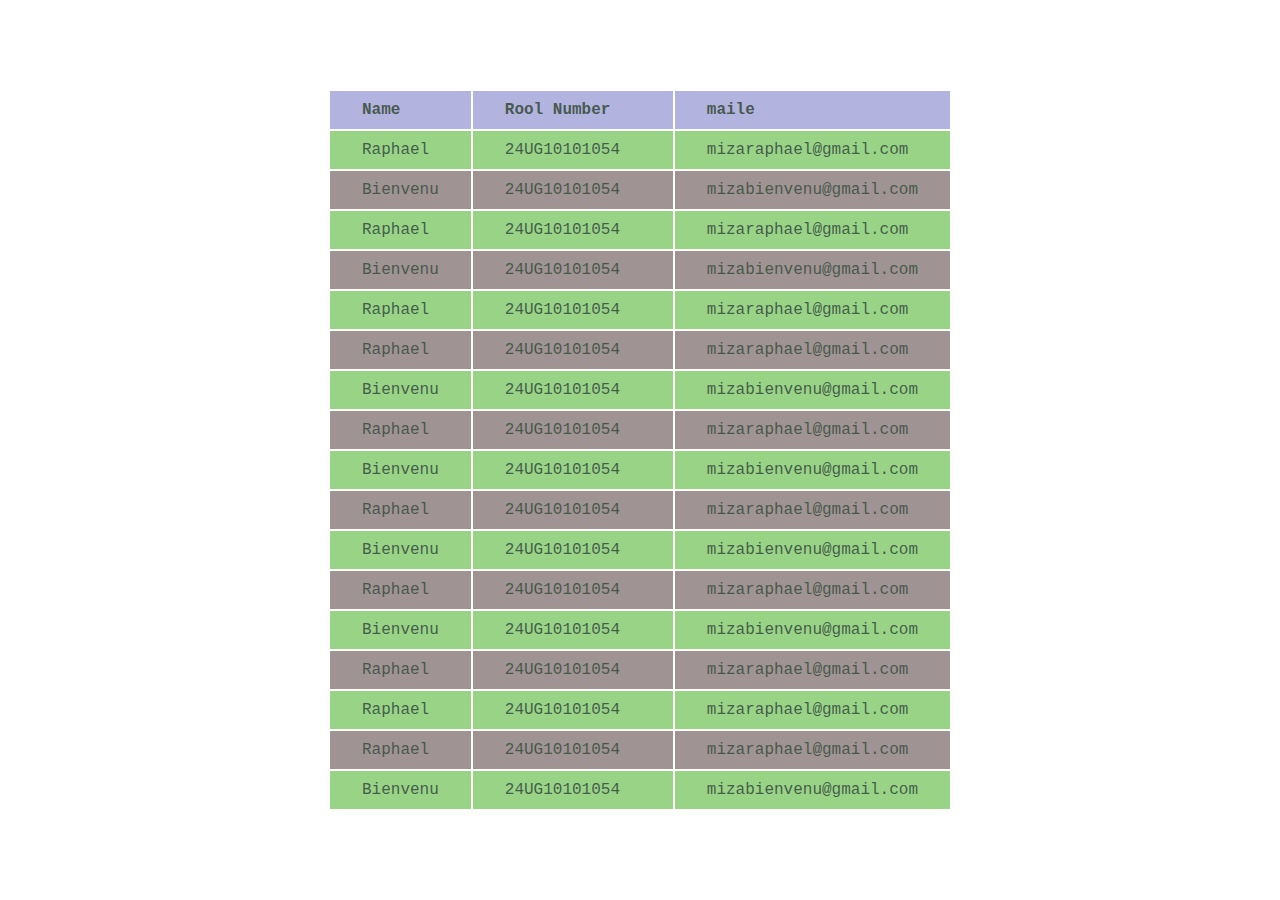
<file: tableau/tableau.html>
<!DOCTYPE html>
<html lang="en">
<head>
    <meta charset="UTF-8">
    <meta name="viewport" content="width=device-width, initial-scale=1.0">
    
    <style>
        *{
            padding: 0;
            margin: 0;
            box-sizing: border-box;
            font-family:'Courier New', Courier, monospace;
        }
        body{
            width: 100vw;
            height: 100vh;
            display: flex;
            justify-content: center;
            align-items: center;
        }
        table{
            height: 50vh;
            color: rgba(63, 85, 70, 0.938);
            text-align: left;
        }
        td:nth-child(1),th:nth-child(1){
            width: 100px;
        }
        td:nth-child(2),th:nth-child(2){
            /***
                selectionne un child : cihldren
            */
            width: 200px;
        }
        td:nth-child(3),th:nth-child(3){
            width: 200px;
        }
        thead{
            /* position: fixed; */
            background: rgba(57, 57, 173, 0.384);
            th{
                padding: 10px 2rem ;
            }
        }
        tbody{
            tr:nth-child(even) {
                background-color: rgb(160, 147, 147);
            }
            tr:nth-child(odd) {
                background-color: rgb(152, 211, 134);
            }
            td{
                padding: 10px 2rem ;
            }
        }

    </style>

    <title>tableau</title>
</head>
<body>
    <main>
        <table>
            <thead>
                <tr>
                    <th>Name</th>
                    <th>Rool Number</th>
                    <th>maile</th>
                </tr>
            </thead>
            <tbody>
                <tr>
                    <td>Raphael</td>
                    <td>24UG10101054</td>
                    <td>mizaraphael@gmail.com</td>
                </tr>
                <tr>
                    <td>Bienvenu</td>
                    <td>24UG10101054</td>
                    <td>mizabienvenu@gmail.com</td>
                </tr>
                <tr>
                    <td>Raphael</td>
                    <td>24UG10101054</td>
                    <td>mizaraphael@gmail.com</td>
                </tr>
                <tr>
                    <td>Bienvenu</td>
                    <td>24UG10101054</td>
                    <td>mizabienvenu@gmail.com</td>
                </tr>
                <tr>
                    <td>Raphael</td>
                    <td>24UG10101054</td>
                    <td>mizaraphael@gmail.com</td>
                </tr>
                <tr>
                    <td>Raphael</td>
                    <td>24UG10101054</td>
                    <td>mizaraphael@gmail.com</td>
                </tr>
                <tr>
                    <td>Bienvenu</td>
                    <td>24UG10101054</td>
                    <td>mizabienvenu@gmail.com</td>
                </tr>
                <tr>
                    <td>Raphael</td>
                    <td>24UG10101054</td>
                    <td>mizaraphael@gmail.com</td>
                </tr>
                <tr>
                    <td>Bienvenu</td>
                    <td>24UG10101054</td>
                    <td>mizabienvenu@gmail.com</td>
                </tr>
                <tr>
                    <td>Raphael</td>
                    <td>24UG10101054</td>
                    <td>mizaraphael@gmail.com</td>
                </tr>
                <tr>
                    <td>Bienvenu</td>
                    <td>24UG10101054</td>
                    <td>mizabienvenu@gmail.com</td>
                </tr>
                <tr>
                    <td>Raphael</td>
                    <td>24UG10101054</td>
                    <td>mizaraphael@gmail.com</td>
                </tr>
                <tr>
                    <td>Bienvenu</td>
                    <td>24UG10101054</td>
                    <td>mizabienvenu@gmail.com</td>
                </tr>
                <tr>
                    <td>Raphael</td>
                    <td>24UG10101054</td>
                    <td>mizaraphael@gmail.com</td>
                </tr>
                <tr>
                    <td>Raphael</td>
                    <td>24UG10101054</td>
                    <td>mizaraphael@gmail.com</td>
                </tr>
                <tr>
                    <td>Raphael</td>
                    <td>24UG10101054</td>
                    <td>mizaraphael@gmail.com</td>
                </tr>
                <tr>
                    <td>Bienvenu</td>
                    <td>24UG10101054</td>
                    <td>mizabienvenu@gmail.com</td>
                </tr>
            </tbody>
        </table>
    </main>
</body>
</html>
</file>
<file: history/style.css>
*{
    margin: 0;
    padding: 0;
    box-sizing: border-box;
    color: rgb(234, 235, 228);
}
body{
    margin: auto;
    background: linear-gradient(120deg,rgb(6, 68, 57),rgb(80, 26, 62));
}

.header{
    padding: 2rem 2rem;
    background: black;
    margin-bottom: 2rem;
}
.navbar{
    display: flex;
    justify-content: space-between;
    margin-bottom: 2rem;
    /* flex-direction: column; */
}
.navbar .logo{
    background: green;
    border: 1px solid white;
    border-radius: 50%;
    display: flex;
    align-items: center;
    justify-content: center;
    width: 50px;
    height: 50px;
    cursor: pointer;
}
.logo h1{
    font-size: 2rem;
}
.nav-items{
    list-style: none;
    display: flex;
    align-items: center;
    gap: 20px;
}
.nav-link{
    text-decoration: none;
    background-color: rgba(46, 188, 210, 0.468);
    padding: 10px 1.2rem;
    border-radius: 5px;
}
.nav-link:hover{
    background-color: rgba(46, 188, 210, 0.7);
}
section {
    /* background-color: rgb(236, 49, 7); */
    margin-bottom: 2rem;
}
</file>
<file: tableau/style.css>
*{
    padding: 0;
    margin: 0;
    box-sizing: border-box;
    font-family:'Courier New', Courier, monospace;
}
.fixed_header{
    border-collapse: collapse;
    table-layout: fixed;

    th,td{
        padding: 12px 20px;
        text-align: left;
    }

    td:nth-child(1), th:nth-child(1) { min-width: 200px; }
    td:nth-child(2), th:nth-child(2) { min-width: 200px; }
    td:nth-child(3), th:nth-child(3) { width: 200px; }

    thead {
        background-color: rgba(29, 31, 30, 0.842);
        color: white;
        tr{
          display: block;
          position: relative;
        }
    }

    tbody {
        display: block;
        overflow: auto;
        width: 100%;
        height: 40rem;
        tr:nth-child(even) {
          background-color: rgb(190, 128, 128);
        }
      }

}
</file>
<file: portfolio/style.css>
/* Reset some default styling */
* {
    margin: 0;
    padding: 0;
    box-sizing: border-box;
}

body {
    font-family:Verdana, Geneva, Tahoma, sans-serif;
    line-height: 1.6rem;
}

header {
    background-color: #418017;
    color: #fff;
    font-weight: bolder;
    padding: 1rem 0;
}

.navbar {
    display: flex;
    justify-content: right;
    margin-right: 20px;;

}

.navbar a {
    color: #fff;
    padding: 0.75rem;
    text-decoration: none;
    text-transform: uppercase;
    transition: 0.3s ease-in-out;
    margin-right: 20px;
    ;
}

.navbar a:hover {
    background-color: #020202;
    border-radius: 10px;
}

section {
    padding: 2rem;
    margin: 1rem;
    background:linear-gradient(160deg,rgba(24, 144, 94, 0.683),rgb(4, 27, 111));
}

#home {
    background-color: #f4f4f4;
    text-align: center;
}

.about-container, .projects-container, .contact-container {
    max-width: 1200px;
    margin: 0 auto;
}

.project {
    margin-bottom: 2rem;
}

.project a {
    color: #333;
    text-decoration: none;
    font-weight: bold;
}

.project a:hover {
    text-decoration: underline;
}

form {
    display: flex;
    flex-direction: column;
}

label {
    margin: 0.5rem 0 0.2rem;
}

input, textarea {
    padding: 0.5rem;
    margin-bottom: 1rem;
    border: 1px solid #ccc;
    border-radius: 4px;
    
}

button {
    background-color: #333;
    color: #fff;
    padding: 1rem;
    border: none;
    cursor: pointer;
    border-radius: 4px;
}

button:hover {
    background-color: #575757;
}

footer {
    text-align: center;
    background-color: #333;
    color: #fff;
    padding: 1rem;
}
</file>
